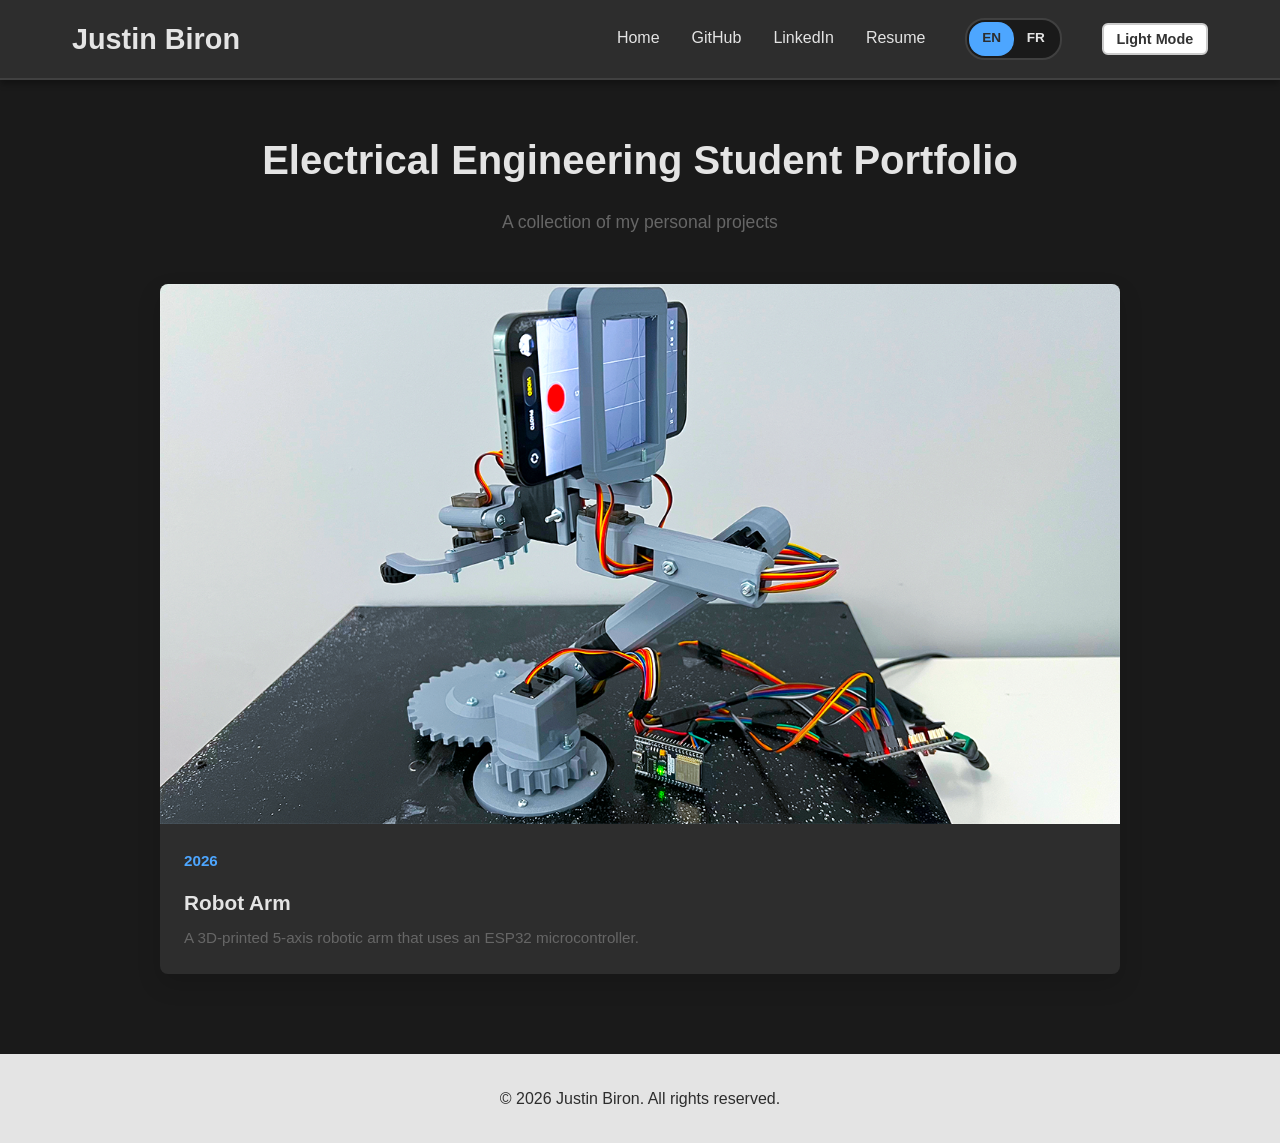
<file: index.html>
<!DOCTYPE html>
<html lang="en">
<head>
    <meta charset="UTF-8">
    <meta name="viewport" content="width=device-width, initial-scale=1.0">
    <title>Justin Biron - Electrical Engineering Student Portfolio</title>
    <link rel="stylesheet" href="styles.css">
</head>
<body>
    <!-- Header Navigation -->
    <header class="header">
        <div class="header-container">
            <div class="header-left">
                <h1 class="name"><a href="index.html">Justin Biron</a></h1>
            </div>
            <nav class="header-nav">
                <a href="index.html" class="nav-link">Home</a>
                <a href="https://github.com/justinbiron" target="_blank" class="nav-link">GitHub</a>
                <a href="https://www.linkedin.com/in/justin-biron-047734400/" target="_blank" class="nav-link">LinkedIn</a>
                <a href="resume.html" class="nav-link">Resume</a>
                <div class="language-toggle">
                    <a href="index.html" class="nav-link active-language">EN</a>
                    <a href="fr/index.html" class="nav-link">FR</a>
                </div>
                <button class="theme-toggle" id="theme-toggle" aria-label="Toggle dark mode">Dark Mode</button>
            </nav>
        </div>
    </header>

    <!-- Main Content -->
    <main class="main-content">
        <section class="intro">
            <h2>Electrical Engineering Student Portfolio</h2>
            <p>A collection of my personal projects</p>
        </section>

        <section class="projects-gallery">
            <!-- Project Card 1 -->
            <article class="project-card">
                <a href="projects/project-1.html" class="project-link">
                    <div class="project-image-container">
                        <img src="robot-arm-thumbnail.png" alt="Project 1" class="project-thumbnail">
                    </div>
                    <div class="project-info">
                        <p class="project-year-label">2026</p>
                        <h3 class="project-title">Robot Arm</h3>
                        <p class="project-description">A 3D-printed 5-axis robotic arm that uses an ESP32 microcontroller.</p>
                    </div>
                </a>
            </article>

        </section>
    </main>

    <!-- Footer -->
    <footer class="footer">
        <p>&copy; 2026 Justin Biron. All rights reserved.</p>
    </footer>

    <script src="script.js"></script>
</body>
</html>
</file>
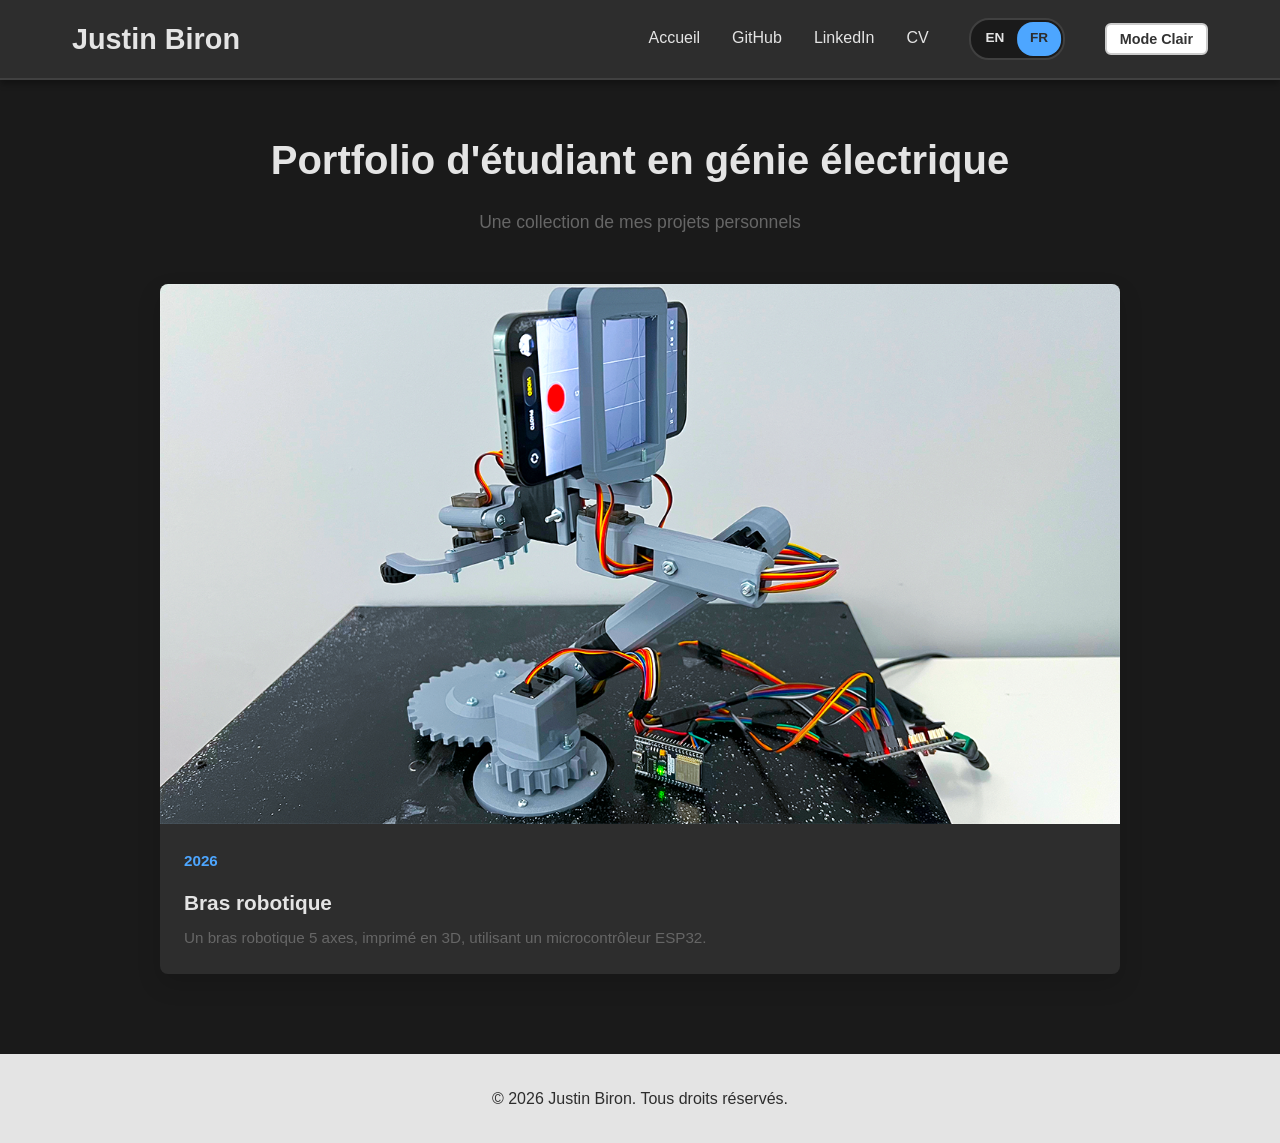
<file: fr/index.html>
<!DOCTYPE html>
<html lang="fr">
<head>
    <meta charset="UTF-8">
    <meta name="viewport" content="width=device-width, initial-scale=1.0">
    <title>Justin Biron - Portfolio Ingénierie Électrique</title>
    <link rel="stylesheet" href="../styles.css">
</head>
<body>
    <!-- Header Navigation -->
    <header class="header">
        <div class="header-container">
            <div class="header-left">
                <h1 class="name"><a href="index.html">Justin Biron</a></h1>
            </div>
            <nav class="header-nav">
                <a href="index.html" class="nav-link">Accueil</a>
                <a href="https://github.com/justinbiron" target="_blank" class="nav-link">GitHub</a>
                <a href="https://www.linkedin.com/in/justin-biron-047734400/" target="_blank" class="nav-link">LinkedIn</a>
                <a href="cv.html" class="nav-link">CV</a>
                <div class="language-toggle fr-active">
                    <a href="../index.html" class="nav-link">EN</a>
                    <a href="index.html" class="nav-link active-language">FR</a>
                </div>
                <button class="theme-toggle" id="theme-toggle" aria-label="Toggle dark mode">Mode Sombre</button>
            </nav>
        </div>
    </header>

    <!-- Main Content -->
    <main class="main-content">
        <section class="intro">
            <h2>Portfolio d'étudiant en génie électrique</h2>
            <p>Une collection de mes projets personnels</p>
        </section>

        <section class="projects-gallery">
            <article class="project-card">
                <a href="project-1.html" class="project-link">
                    <div class="project-image-container">
                        <img src="../robot-arm-thumbnail.png" alt="Projet 1" class="project-thumbnail">
                    </div>
                    <div class="project-info">
                        <p class="project-year-label">2026</p>
                        <h3 class="project-title">Bras robotique</h3>
                        <p class="project-description">Un bras robotique 5 axes, imprimé en 3D, utilisant un microcontrôleur ESP32.</p>
                    </div>
                </a>
            </article>

        </section>
    </main>

    <!-- Footer -->
    <footer class="footer">
        <p>&copy; 2026 Justin Biron. Tous droits réservés.</p>
    </footer>

    <script src="../script.js"></script>
</body>
</html>
</file>
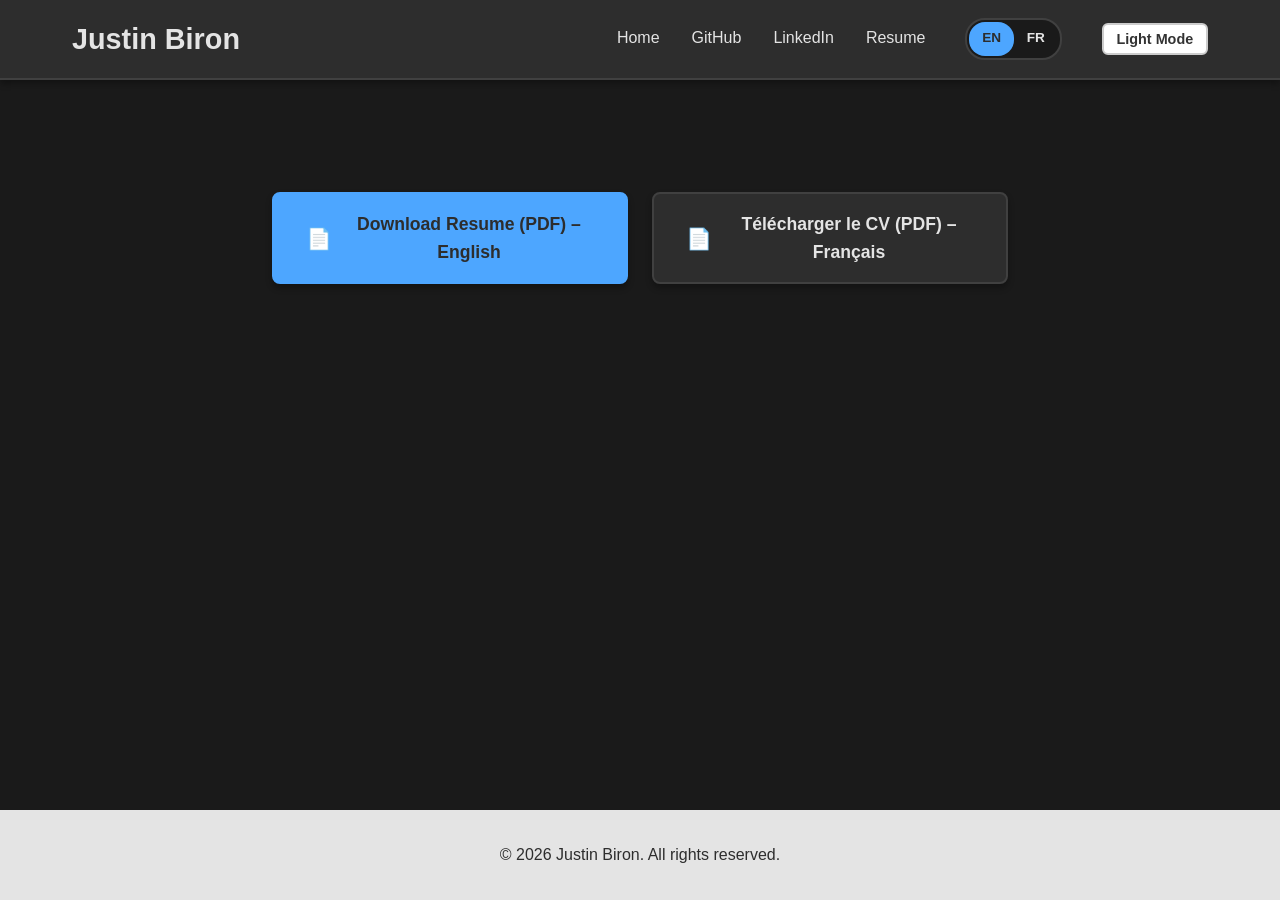
<file: resume.html>
<!DOCTYPE html>
<html lang="en">
<head>
    <meta charset="UTF-8">
    <meta name="viewport" content="width=device-width, initial-scale=1.0">
    <title>Resume - Justin Biron</title>
    <link rel="stylesheet" href="styles.css">
</head>
<body>
    <!-- Header Navigation -->
    <header class="header">
        <div class="header-container">
            <div class="header-left">
                <h1 class="name"><a href="index.html">Justin Biron</a></h1>
            </div>
            <nav class="header-nav">
                <a href="index.html" class="nav-link">Home</a>
                <a href="https://github.com/justinbiron" target="_blank" class="nav-link">GitHub</a>
                <a href="https://www.linkedin.com/in/justin-biron-047734400/" target="_blank" class="nav-link">LinkedIn</a>
                <a href="resume.html" class="nav-link active">Resume</a>
                <div class="language-toggle">
                    <a href="resume.html" class="nav-link active-language">EN</a>
                    <a href="fr/cv.html" class="nav-link">FR</a>
                </div>
                <button class="theme-toggle" id="theme-toggle" aria-label="Toggle dark mode">Dark Mode</button>
            </nav>
        </div>
    </header>

    <!-- Main Content -->
    <main class="main-content">
        <section class="resume-section">
            <div class="download-buttons">
                <a href="Justin_Biron_Resume.pdf" download="Justin_Biron_Resume.pdf" class="download-btn primary-btn">
                    <span class="btn-icon">📄</span>
                    Download Resume (PDF) – English
                </a>

                <a href="Justin_Biron_CV.pdf" download="Justin_Biron_CV.pdf" class="download-btn secondary-btn">
                    <span class="btn-icon">📄</span>
                    Télécharger le CV (PDF) – Français
                </a>
            </div>
        </section>
    </main>

    <!-- Footer -->
    <footer class="footer">
        <p>&copy; 2026 Justin Biron. All rights reserved.</p>
    </footer>

    <script src="script.js"></script>
</body>
</html>
</file>
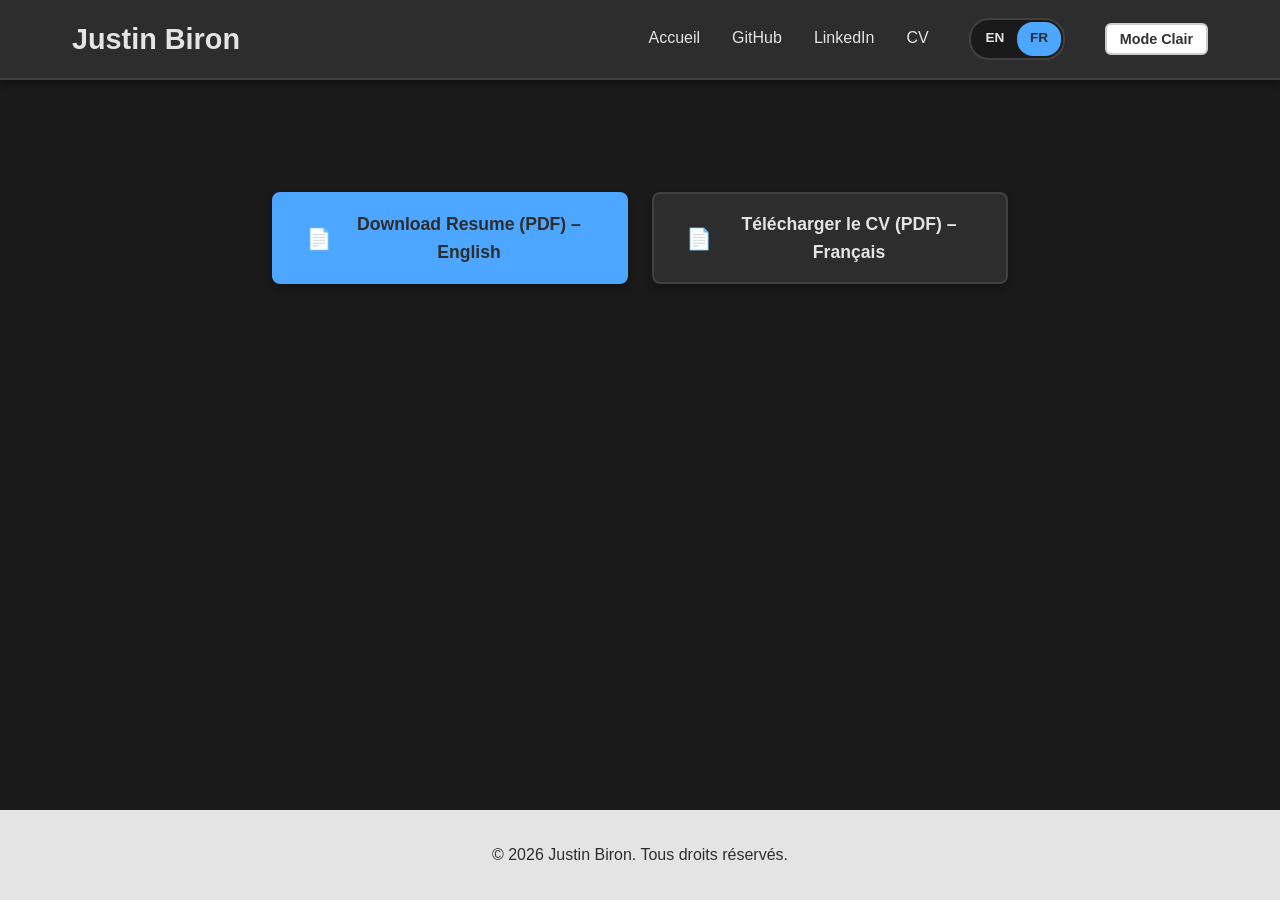
<file: fr/cv.html>
<!DOCTYPE html>
<html lang="fr">
<head>
    <meta charset="UTF-8">
    <meta name="viewport" content="width=device-width, initial-scale=1.0">
    <title>CV - Justin Biron</title>
    <link rel="stylesheet" href="../styles.css">
</head>
<body>
    <!-- Header Navigation -->
    <header class="header">
        <div class="header-container">
            <div class="header-left">
                <h1 class="name"><a href="index.html">Justin Biron</a></h1>
            </div>
            <nav class="header-nav">
                <a href="index.html" class="nav-link">Accueil</a>
                <a href="https://github.com/justinbiron" target="_blank" class="nav-link">GitHub</a>
                <a href="https://www.linkedin.com/in/justin-biron-047734400/" target="_blank" class="nav-link">LinkedIn</a>
                <a href="cv.html" class="nav-link active">CV</a>
                <div class="language-toggle fr-active">
                    <a href="../resume.html" class="nav-link">EN</a>
                    <a href="cv.html" class="nav-link active-language">FR</a>
                </div>
                <button class="theme-toggle" id="theme-toggle" aria-label="Toggle dark mode">Mode Sombre</button>
            </nav>
        </div>
    </header>

    <!-- Main Content -->
    <main class="main-content">
        <section class="resume-section">
            <div class="download-buttons">
                <a href="../Justin_Biron_Resume.pdf" download="Justin_Biron_Resume.pdf" class="download-btn primary-btn">
                    <span class="btn-icon">📄</span>
                    Download Resume (PDF) – English
                </a>

                <a href="../Justin_Biron_CV.pdf" download="Justin_Biron_CV.pdf" class="download-btn secondary-btn">
                    <span class="btn-icon">📄</span>
                    Télécharger le CV (PDF) – Français
                </a>
            </div>
        </section>
    </main>

    <!-- Footer -->
    <footer class="footer">
        <p>&copy; 2026 Justin Biron. Tous droits réservés.</p>
    </footer>

    <script src="../script.js"></script>
</body>
</html>
</file>
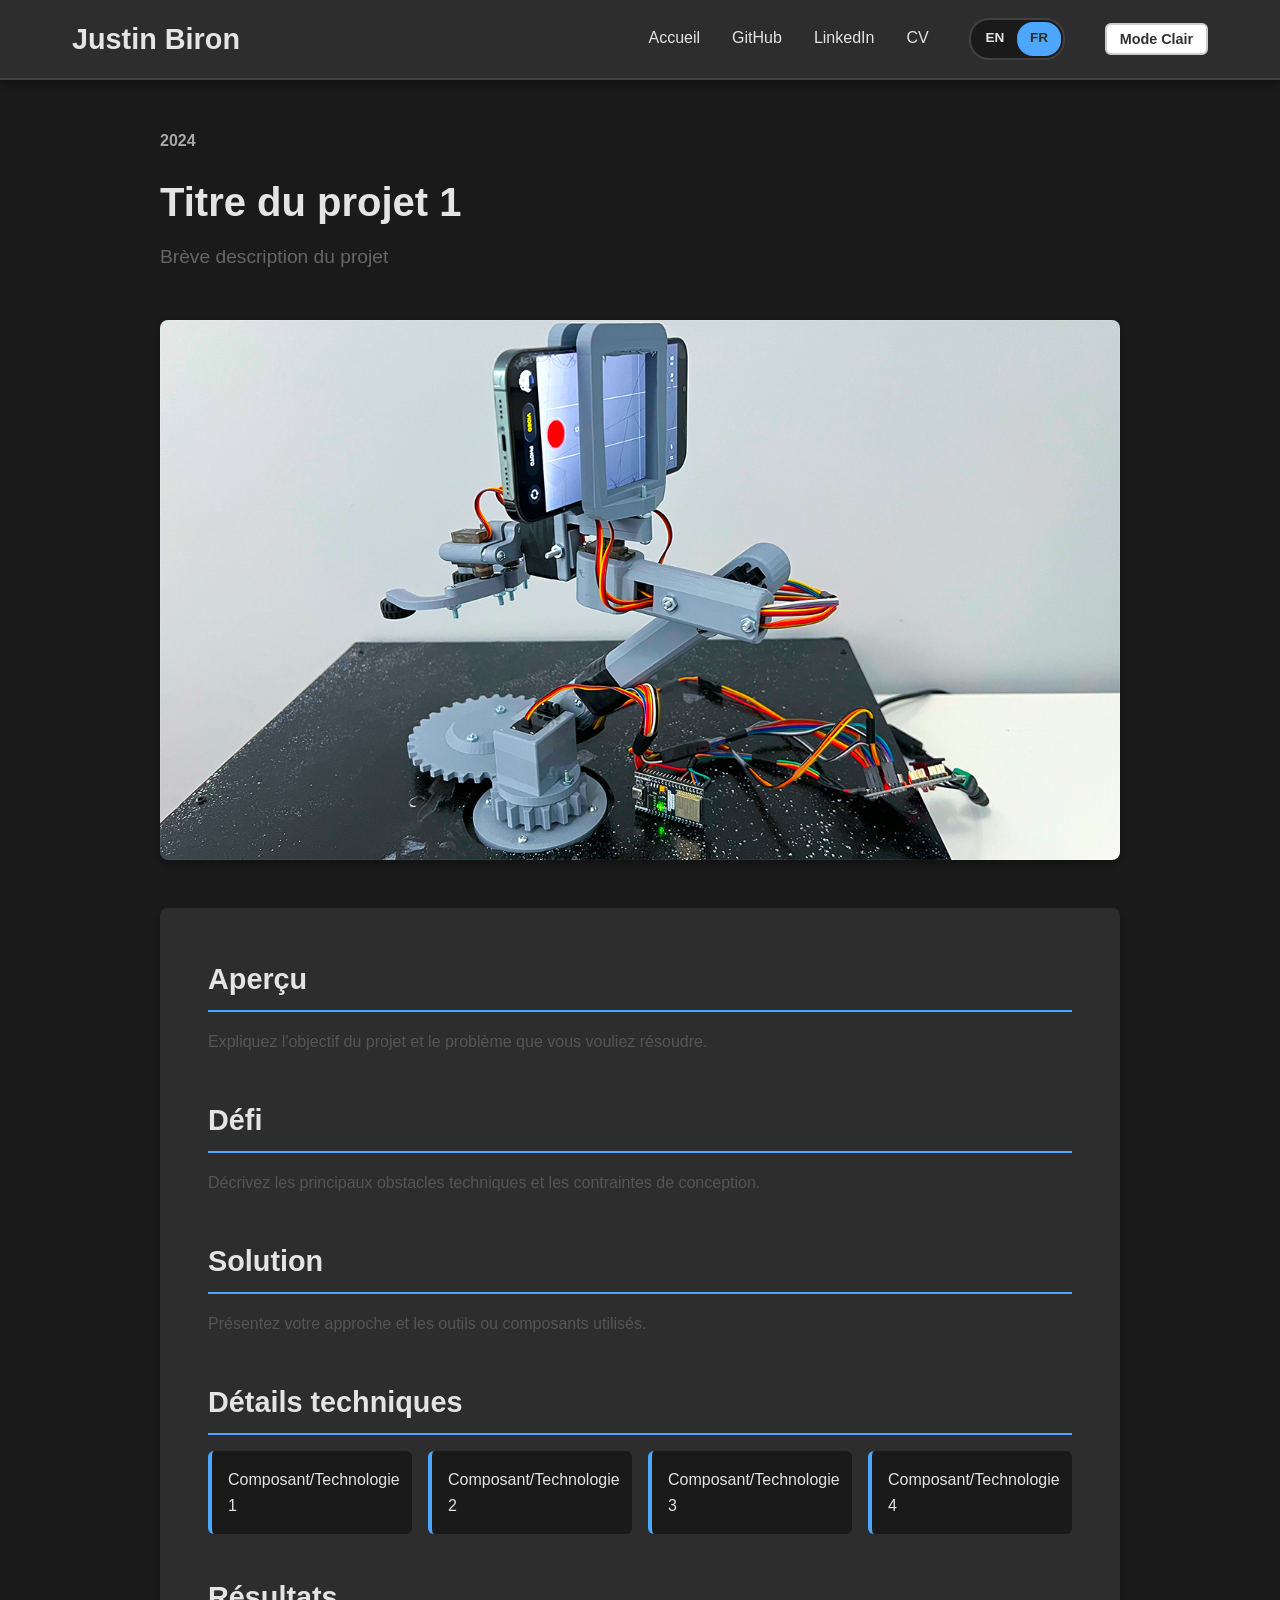
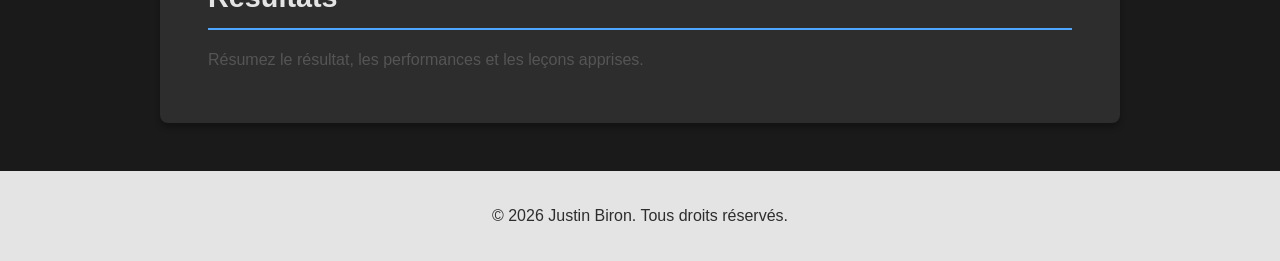
<file: fr/project-1.html>
<!DOCTYPE html>
<html lang="fr">
<head>
    <meta charset="UTF-8">
    <meta name="viewport" content="width=device-width, initial-scale=1.0">
    <title>Projet 1 - Justin Biron Portfolio</title>
    <link rel="stylesheet" href="../styles.css">
    <link rel="stylesheet" href="../project-detail.css">
</head>
<body>
    <header class="header">
        <div class="header-container">
            <div class="header-left">
                <h1 class="name"><a href="index.html">Justin Biron</a></h1>
            </div>
            <nav class="header-nav">
                <a href="index.html" class="nav-link">Accueil</a>
                <a href="https://github.com/justinbiron" target="_blank" class="nav-link">GitHub</a>
                <a href="https://www.linkedin.com/in/justin-biron-047734400/" target="_blank" class="nav-link">LinkedIn</a>
                <a href="cv.html" class="nav-link">CV</a>
                <div class="language-toggle fr-active">
                    <a href="../projects/project-1.html" class="nav-link">EN</a>
                    <a href="index.html" class="nav-link active-language">FR</a>
                </div>
                <button class="theme-toggle" id="theme-toggle" aria-label="Toggle dark mode">Mode Sombre</button>
            </nav>
        </div>
    </header>

    <main class="main-content">
        <div class="project-detail">
            <header class="project-header">
                <div class="project-year-badge">2024</div>
                <h1 class="project-title">Titre du projet 1</h1>
                <p class="project-subtitle">Brève description du projet</p>
            </header>

            <figure class="project-featured-image">
                <img src="../robot-arm-thumbnail.png" alt="Présentation du projet">
            </figure>

            <div class="project-content">
                <section class="project-section">
                    <h2>Aperçu</h2>
                    <p>Expliquez l'objectif du projet et le problème que vous vouliez résoudre.</p>
                </section>
                <section class="project-section">
                    <h2>Défi</h2>
                    <p>Décrivez les principaux obstacles techniques et les contraintes de conception.</p>
                </section>
                <section class="project-section">
                    <h2>Solution</h2>
                    <p>Présentez votre approche et les outils ou composants utilisés.</p>
                </section>
                <section class="project-section">
                    <h2>Détails techniques</h2>
                    <ul class="tech-list">
                        <li>Composant/Technologie 1</li>
                        <li>Composant/Technologie 2</li>
                        <li>Composant/Technologie 3</li>
                        <li>Composant/Technologie 4</li>
                    </ul>
                </section>
                <section class="project-section">
                    <h2>Résultats</h2>
                    <p>Résumez le résultat, les performances et les leçons apprises.</p>
                </section>
            </div>
        </div>
    </main>

    <footer class="footer">
        <p>&copy; 2026 Justin Biron. Tous droits réservés.</p>
    </footer>

    <script src="../script.js"></script>
</body>
</html>
</file>
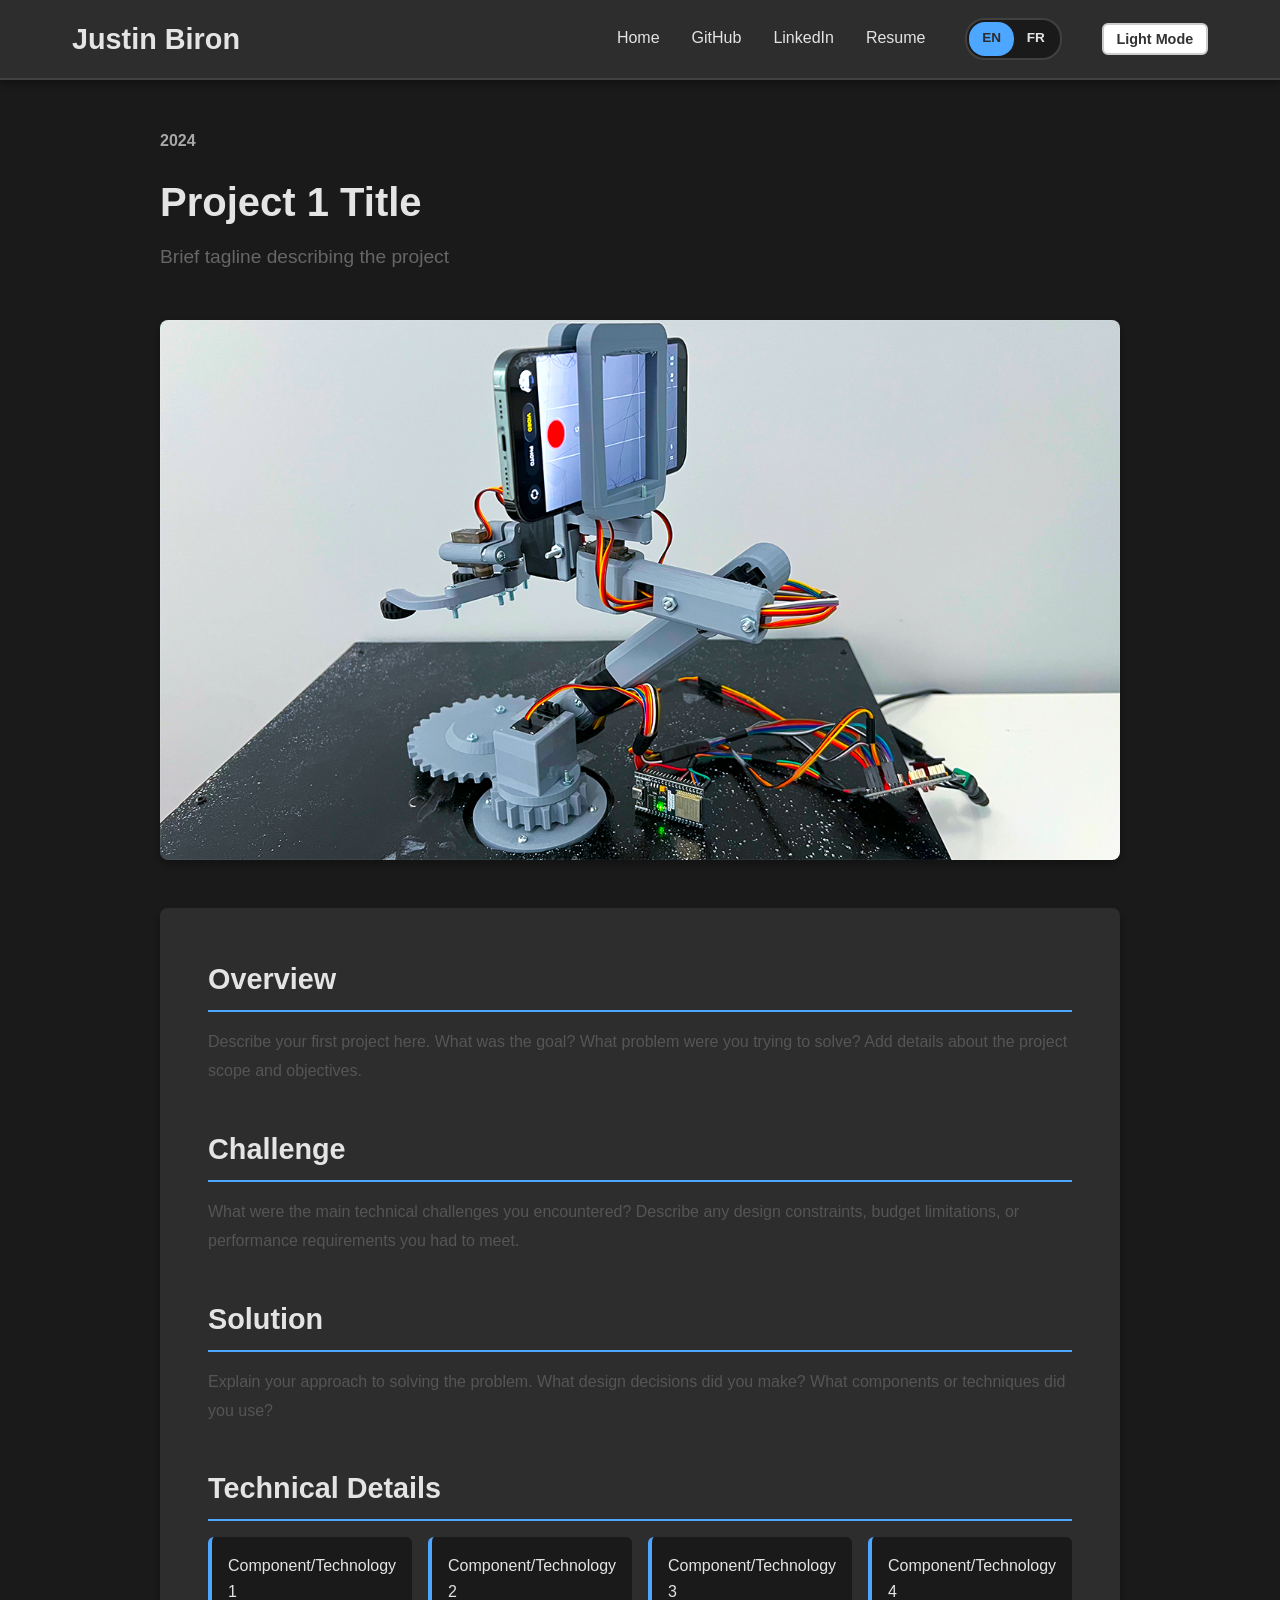
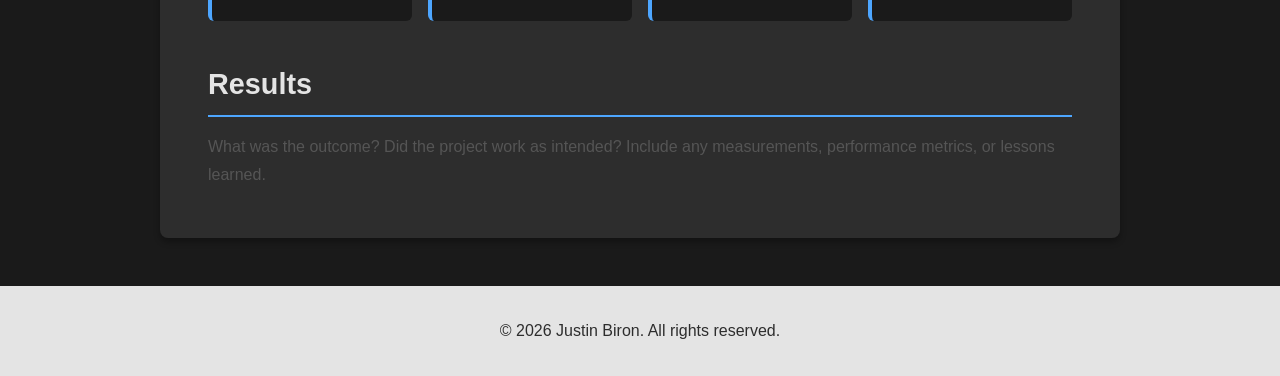
<file: projects/project-1.html>
<!DOCTYPE html>
<html lang="en">
<head>
    <meta charset="UTF-8">
    <meta name="viewport" content="width=device-width, initial-scale=1.0">
    <title>Project 1 - Justin Biron Portfolio</title>
    <link rel="stylesheet" href="../styles.css">
    <link rel="stylesheet" href="../project-detail.css">
</head>
<body>
    <!-- Header Navigation -->
    <header class="header">
        <div class="header-container">
            <div class="header-left">
                <h1 class="name"><a href="../index.html">Justin Biron</a></h1>
            </div>
            <nav class="header-nav">
                <a href="../index.html" class="nav-link">Home</a>
                <a href="https://github.com/justinbiron" target="_blank" class="nav-link">GitHub</a>
                <a href="https://www.linkedin.com/in/justin-biron-047734400/" target="_blank" class="nav-link">LinkedIn</a>
                <a href="../resume.html" class="nav-link">Resume</a>
                <div class="language-toggle">
                    <a href="../index.html" class="nav-link active-language">EN</a>
                    <a href="../fr/project-1.html" class="nav-link">FR</a>
                </div>
                <button class="theme-toggle" id="theme-toggle" aria-label="Toggle dark mode">Dark Mode</button>
            </nav>
        </div>
    </header>

    <!-- Main Content -->
    <main class="main-content">
        <div class="project-detail">
            <!-- Project Header -->
            <header class="project-header">
                <div class="project-year-badge">2024</div>
                <h1 class="project-title">Project 1 Title</h1>
                <p class="project-subtitle">Brief tagline describing the project</p>
            </header>

            <!-- Featured Image -->
            <figure class="project-featured-image">
                <img src="../robot-arm-thumbnail.png" alt="Project Overview">
            </figure>

            <!-- Project Content -->
            <div class="project-content">
                <!-- Overview Section -->
                <section class="project-section">
                    <h2>Overview</h2>
                    <p>
                        Describe your first project here. What was the goal? What problem were you trying to solve?
                        Add details about the project scope and objectives.
                    </p>
                </section>

                <!-- Challenge Section -->
                <section class="project-section">
                    <h2>Challenge</h2>
                    <p>
                        What were the main technical challenges you encountered? Describe any design constraints,
                        budget limitations, or performance requirements you had to meet.
                    </p>
                </section>

                <!-- Solution Section -->
                <section class="project-section">
                    <h2>Solution</h2>
                    <p>
                        Explain your approach to solving the problem. What design decisions did you make?
                        What components or techniques did you use?
                    </p>
                </section>

                <!-- Technical Details Section -->
                <section class="project-section">
                    <h2>Technical Details</h2>
                    <ul class="tech-list">
                        <li>Component/Technology 1</li>
                        <li>Component/Technology 2</li>
                        <li>Component/Technology 3</li>
                        <li>Component/Technology 4</li>
                    </ul>
                </section>

                <!-- Results Section -->
                <section class="project-section">
                    <h2>Results</h2>
                    <p>
                        What was the outcome? Did the project work as intended? Include any measurements,
                        performance metrics, or lessons learned.
                    </p>
                </section>
            </div>
        </div>
    </main>

    <!-- Footer -->
    <footer class="footer">
        <p>&copy; 2026 Justin Biron. All rights reserved.</p>
    </footer>

    <script src="../script.js"></script>
</body>
</html>
</file>
<file: styles.css>
/* ==================== Global Styles ==================== */
* {
    margin: 0;
    padding: 0;
    box-sizing: border-box;
}

:root {
    --primary-color: #0066cc;
    --secondary-color: #004499;
    --text-color: #333;
    --light-bg: #f8f9fa;
    --white: #fff;
    --border-color: #e0e0e0;
    --shadow: 0 4px 6px rgba(0, 0, 0, 0.1);
    --shadow-hover: 0 8px 16px rgba(0, 0, 0, 0.15);
}

/* Dark mode variables */
[data-theme="dark"] {
    --primary-color: #4da6ff;
    --secondary-color: #3385dd;
    --text-color: #e4e4e4;
    --light-bg: #1a1a1a;
    --white: #2d2d2d;
    --border-color: #404040;
    --shadow: 0 4px 6px rgba(0, 0, 0, 0.3);
    --shadow-hover: 0 8px 16px rgba(0, 0, 0, 0.4);
}

html {
    scroll-behavior: smooth;
    height: 100%;
}

body {
    font-family: -apple-system, BlinkMacSystemFont, 'Segoe UI', Roboto, 'Helvetica Neue', Arial, sans-serif;
    color: var(--text-color);
    background-color: var(--light-bg);
    line-height: 1.6;
    min-height: 100vh;
    display: flex;
    flex-direction: column;
}

/* ==================== Header Styles ==================== */
.header {
    background-color: var(--white);
    border-bottom: 2px solid var(--border-color);
    position: sticky;
    top: 0;
    z-index: 1000;
    box-shadow: var(--shadow);
}

.header-container {
    max-width: 1200px;
    margin: 0 auto;
    padding: 1rem 2rem;
    display: flex;
    justify-content: space-between;
    align-items: center;
    flex-wrap: wrap;
    gap: 2rem;
}

.header-left {
    flex: 0 1 auto;
}

.name {
    font-size: 1.8rem;
    font-weight: 700;
    margin: 0;
}

.name a {
    color: var(--text-color);
    text-decoration: none;
    transition: color 0.3s ease;
}

.name a:hover {
    color: var(--primary-color);
}

.header-nav {
    display: flex;
    gap: 2rem;
    align-items: center;
    flex-wrap: wrap;
}

.nav-link {
    color: var(--text-color);
    text-decoration: none;
    font-weight: 500;
    padding: 0.5rem 0;
    border-bottom: 2px solid transparent;
    transition: all 0.3s ease;
}

.nav-link:hover {
    color: var(--primary-color);
    border-bottom-color: var(--primary-color);
}

.nav-link.active-language {
    font-weight: 700;
}

.toggle-separator {
    color: #999;
    margin: 0 0.5rem;
    font-size: 0.95rem;
}

/* Dark mode toggle */
.theme-toggle {
    background-color: var(--text-color);
    color: var(--white);
    border: 2px solid var(--text-color);
    font-size: 0.9rem;
    font-weight: 600;
    cursor: pointer;
    padding: 0.4rem 0.8rem;
    border-radius: 6px;
    transition: all 0.3s ease;
    margin-left: 0.5rem;
}

.theme-toggle:hover {
    background-color: var(--primary-color);
    border-color: var(--primary-color);
    color: var(--white);
}

/* Language toggle switch */
.language-toggle {
    display: inline-flex;
    background-color: var(--light-bg);
    border: 2px solid var(--border-color);
    border-radius: 20px;
    padding: 2px;
    margin-left: 0.5rem;
    position: relative;
}

.language-toggle a {
    padding: 0.3rem 0.8rem;
    text-decoration: none;
    border-radius: 16px;
    font-weight: 600;
    font-size: 0.85rem;
    transition: all 0.3s ease;
    position: relative;
    z-index: 2;
}

.language-toggle .active-language {
    color: var(--white);
}

.language-toggle::before {
    content: '';
    position: absolute;
    top: 2px;
    left: 2px;
    width: calc(50% - 2px);
    height: calc(100% - 4px);
    background-color: var(--primary-color);
    border-radius: 16px;
    transition: transform 0.3s ease;
    z-index: 1;
}

.language-toggle.fr-active::before {
    transform: translateX(100%);
}

/* ==================== Main Content ==================== */
.main-content {
    max-width: 1200px;
    margin: 0 auto;
    padding: 3rem 2rem;
    flex: 1;
}

.intro {
    text-align: center;
    margin-bottom: 3rem;
}

.intro h2 {
    font-size: 2.5rem;
    margin-bottom: 1rem;
    color: var(--text-color);
}

.intro p {
    font-size: 1.1rem;
    color: #666;
}

/* ==================== Projects Gallery ==================== */
.projects-gallery {
    display: flex;
    flex-direction: column;
    align-items: center;
    gap: 2rem;
    margin-bottom: 2rem;
}

.project-card {
    width: 75vw;
    max-width: 100%;
    background-color: var(--white);
    border-radius: 8px;
    overflow: hidden;
    box-shadow: 0 10px 24px rgba(0, 0, 0, 0.14);
    transition: all 0.3s ease;
}

@media (max-width: 768px) {
    .project-card {
        width: min(96vw, 100%);
    }
}

.project-card:hover {
    transform: translateY(-8px);
    box-shadow: 0 14px 30px rgba(0, 0, 0, 0.18);
}

.project-link {
    text-decoration: none;
    color: inherit;
    display: block;
    height: 100%;
}

.project-image-container {
    width: 100%;
    overflow: hidden;
    background-color: var(--light-bg);
}

.project-thumbnail {
    width: 100%;
    height: auto;
    display: block;
    transition: transform 0.3s ease;
}

.project-card:hover .project-thumbnail {
    transform: scale(1.05);
}

.project-year-label {
    display: inline-block;
    margin-bottom: 0.75rem;
    color: var(--primary-color);
    font-weight: 700;
    font-size: 0.95rem;
}

.project-info {
    padding: 1.5rem;
}

.project-title {
    font-size: 1.3rem;
    font-weight: 600;
    margin-bottom: 0.5rem;
    color: var(--text-color);
}

.project-description {
    color: #666;
    font-size: 0.95rem;
    line-height: 1.5;
}

/* ==================== Footer ==================== */
.footer {
    background-color: var(--text-color);
    color: var(--white);
    text-align: center;
    padding: 2rem;
    margin-top: auto;
}

.footer p {
    margin: 0;
}

/* ==================== Resume Page Styles ==================== */
.resume-section {
    max-width: 800px;
    margin: 0 auto;
    text-align: center;
    padding: 4rem 2rem;
}

.download-buttons {
    display: flex;
    flex-direction: column;
    gap: 1.5rem;
    align-items: center;
}

@media (min-width: 768px) {
    .download-buttons {
        flex-direction: row;
        justify-content: center;
    }
}

.download-btn {
    display: inline-flex;
    align-items: center;
    gap: 0.75rem;
    padding: 1rem 2rem;
    border-radius: 8px;
    text-decoration: none;
    font-weight: 600;
    font-size: 1.1rem;
    transition: all 0.3s ease;
    min-width: 280px;
    justify-content: center;
    box-shadow: var(--shadow);
}

.download-btn:hover {
    transform: translateY(-2px);
    box-shadow: var(--shadow-hover);
}

.primary-btn {
    background-color: var(--primary-color);
    color: var(--white);
    border: 2px solid var(--primary-color);
}

.primary-btn:hover {
    background-color: var(--secondary-color);
    border-color: var(--secondary-color);
}

.secondary-btn {
    background-color: var(--white);
    color: var(--text-color);
    border: 2px solid var(--border-color);
}

.secondary-btn:hover {
    background-color: var(--light-bg);
    border-color: var(--primary-color);
}

.btn-icon {
    font-size: 1.3rem;
}

/* ==================== Responsive Design ==================== */
@media (max-width: 640px) {
    .header-container {
        flex-direction: column;
        gap: 1rem;
        padding: 1rem;
    }

    .header-nav {
        width: 100%;
        justify-content: center;
        gap: 1rem;
    }

    .name {
        font-size: 1.5rem;
    }

    .intro h2 {
        font-size: 2rem;
    }

    .main-content {
        padding: 2rem 1rem;
    }
}
</file>
<file: project-detail.css>
/* ==================== Project Detail Page Styles ==================== */

.back-button {
    display: inline-block;
    margin-bottom: 2rem;
    padding: 0.5rem 1rem;
    background-color: var(--primary-color);
    color: var(--white);
    text-decoration: none;
    border-radius: 4px;
    transition: all 0.3s ease;
    font-weight: 500;
}

.back-button:hover {
    background-color: var(--secondary-color);
    transform: translateX(-4px);
}

.project-detail {
    width: 75vw;
    max-width: 100%;
    margin: 0 auto;
}

@media (max-width: 768px) {
    .project-detail {
        width: min(96vw, 100%);
    }
}

/* ==================== Project Header ==================== */
.project-header {
    margin-bottom: 3rem;
    position: relative;
}

.project-year-badge {
    display: inline-block;
    color: var(--text-color);
    font-weight: 600;
    margin-bottom: 1rem;
    opacity: 0.7;
}

.project-header h1 {
    font-size: 2.5rem;
    margin-bottom: 0.5rem;
    color: var(--text-color);
}

.project-subtitle {
    font-size: 1.2rem;
    color: #666;
    margin: 0;
}

/* ==================== Featured Image ==================== */
.project-featured-image {
    margin: 3rem 0;
    border-radius: 8px;
    overflow: hidden;
    box-shadow: var(--shadow);
}

.project-featured-image img {
    width: 100%;
    height: auto;
    display: block;
}

/* ==================== Project Content ==================== */
.project-content {
    background-color: var(--white);
    padding: 3rem;
    border-radius: 8px;
    box-shadow: var(--shadow);
}

.project-section {
    margin-bottom: 2.5rem;
}

.project-section:last-child {
    margin-bottom: 0;
}

.project-section h2 {
    font-size: 1.8rem;
    margin-bottom: 1rem;
    color: var(--text-color);
    border-bottom: 2px solid var(--primary-color);
    padding-bottom: 0.5rem;
}

.project-section p {
    color: #555;
    line-height: 1.8;
    margin-bottom: 1rem;
}

.project-section p:last-child {
    margin-bottom: 0;
}

/* ==================== Tech List ==================== */
.tech-list {
    list-style: none;
    padding: 0;
    display: grid;
    grid-template-columns: repeat(auto-fill, minmax(200px, 1fr));
    gap: 1rem;
}

.tech-list li {
    background-color: var(--light-bg);
    padding: 1rem;
    border-radius: 6px;
    border-left: 4px solid var(--primary-color);
    font-weight: 500;
    color: var(--text-color);
}

/* ==================== Gallery Grid ==================== */
.gallery-grid {
    display: grid;
    grid-template-columns: repeat(auto-fit, minmax(300px, 1fr));
    gap: 1.5rem;
    margin-top: 1rem;
}

.gallery-grid img {
    width: 100%;
    height: auto;
    border-radius: 6px;
    box-shadow: var(--shadow);
    transition: transform 0.3s ease;
}

.gallery-grid img:hover {
    transform: scale(1.02);
}

/* ==================== Responsive Design ==================== */
@media (max-width: 768px) {
    .project-header h1 {
        font-size: 2rem;
    }

    .project-content {
        padding: 2rem 1.5rem;
    }

    .project-section h2 {
        font-size: 1.5rem;
    }

    .tech-list {
        grid-template-columns: 1fr;
    }

    .gallery-grid {
        grid-template-columns: 1fr;
    }
}

@media (max-width: 640px) {
    .project-header h1 {
        font-size: 1.5rem;
    }

    .project-header {
        margin-bottom: 2rem;
    }

    .project-featured-image {
        margin: 2rem 0;
    }

    .project-content {
        padding: 1.5rem;
    }

    .project-section h2 {
        font-size: 1.3rem;
    }
}
</file>
